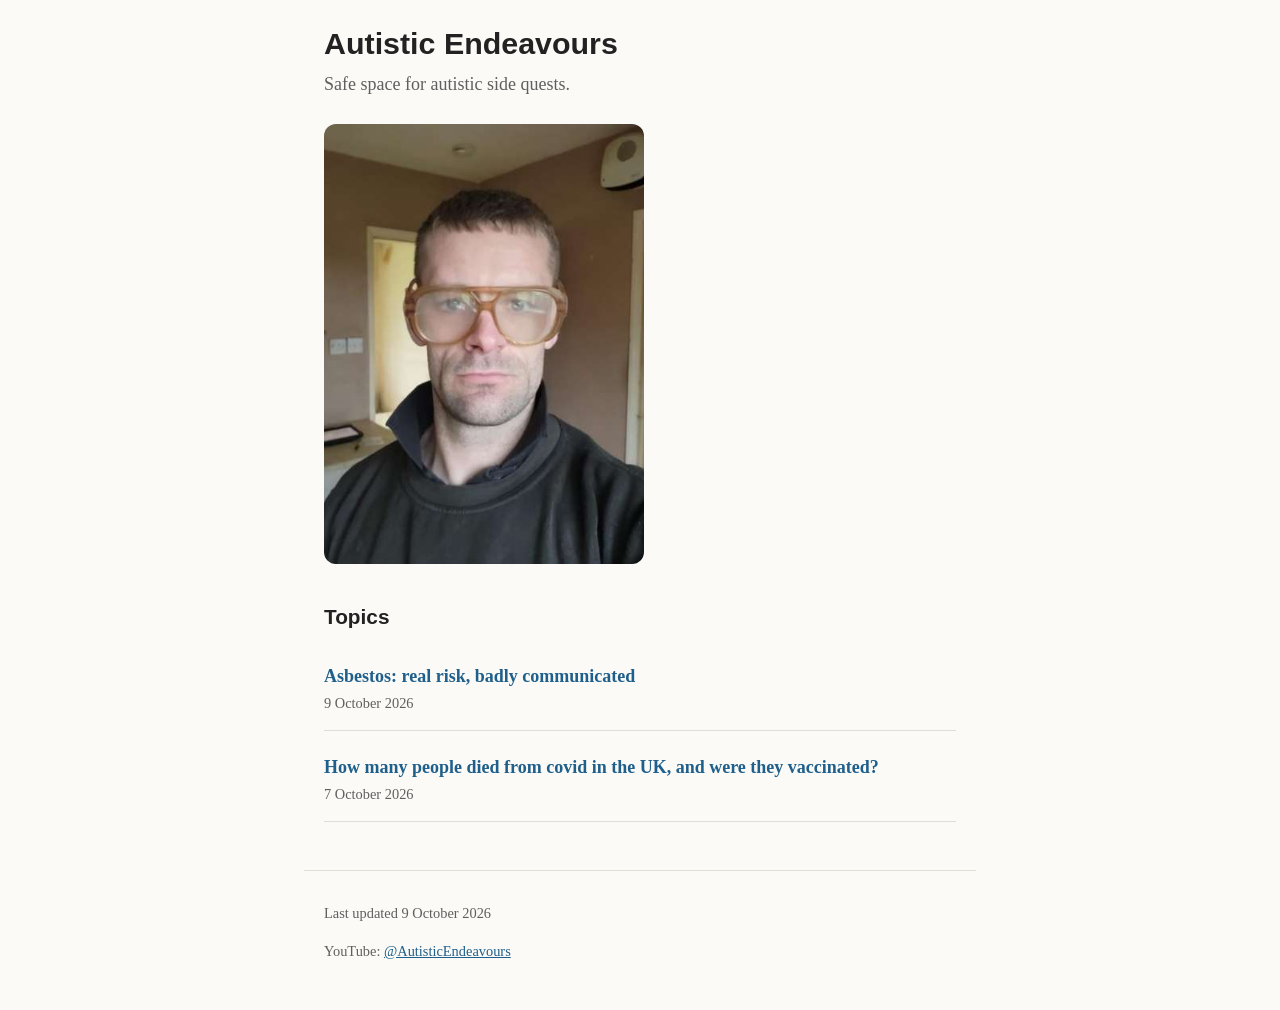
<file: index.html>
<!DOCTYPE html>
<html lang="en-GB">
<head>
  <meta charset="utf-8">
  <meta name="viewport" content="width=device-width, initial-scale=1">
  <title>Autistic Endeavours</title><!-- SITE TITLE (1 of 2 on this page) -->
  <meta name="description" content="Safe space for autistic side quests.">
  <link rel="stylesheet" href="style.css">
</head>
<body>
  <main>
    <h1 class="site-title">Autistic Endeavours</h1><!-- SITE TITLE (2 of 2 on this page) -->
    <p class="intro">Safe space for autistic side quests.</p>

    <section class="about" aria-label="About">
      <figure class="about-photo">
        <img src="images/me-glasses.svg" alt="Matthew" width="400" height="550">
      </figure>
    </section>

    <h2>Topics</h2>
    <ul class="topics">
      <li>
        <a href="asbestos.html">Asbestos: real risk, badly communicated</a>
        <span class="date">9 October 2026</span>
      </li>
      <li>
        <a href="covid-deaths.html">How many people died from covid in the UK, and were they vaccinated?</a>
        <span class="date">7 October 2026</span>
      </li>
    </ul>
  </main>
  <footer>
    <p>Last updated 9 October 2026</p>
    <p class="main-site">YouTube: <a href="https://www.youtube.com/@autisticendeavours">@AutisticEndeavours</a></p>
  </footer>
</body>
</html>
</file>
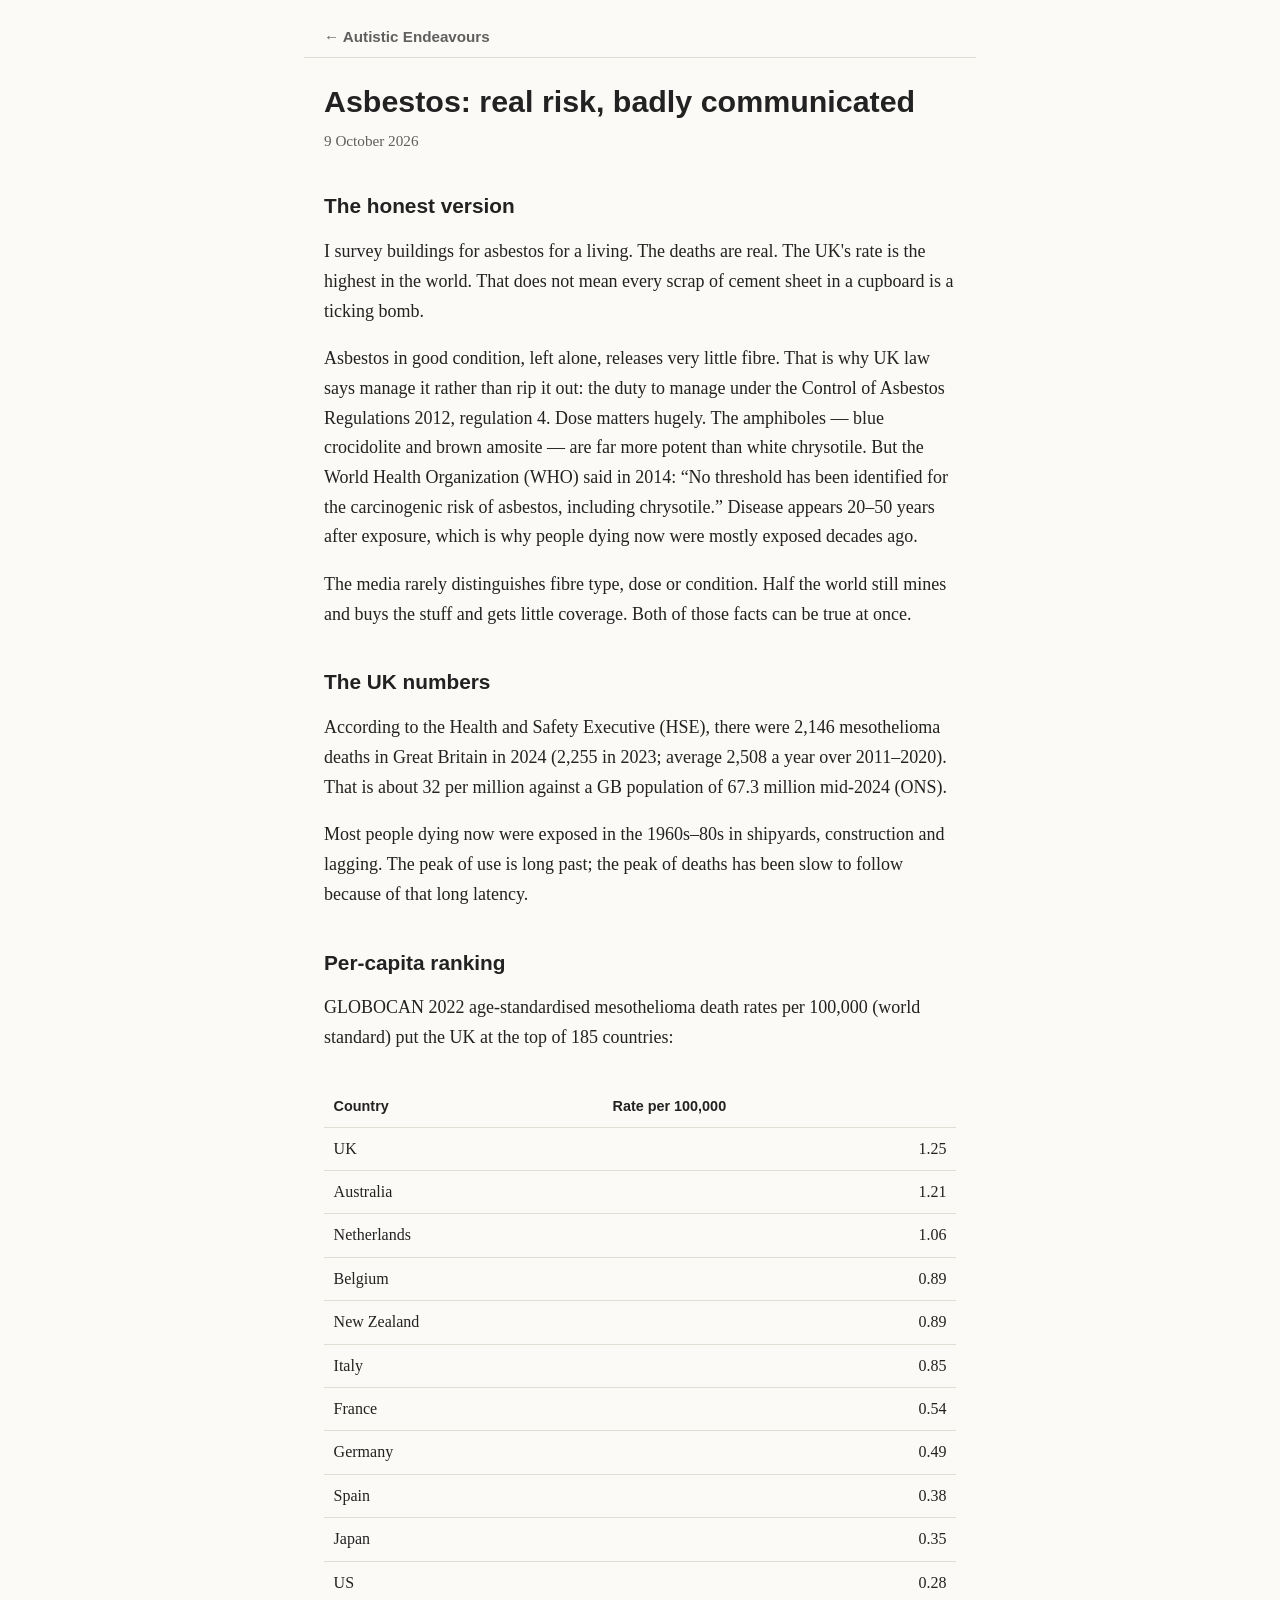
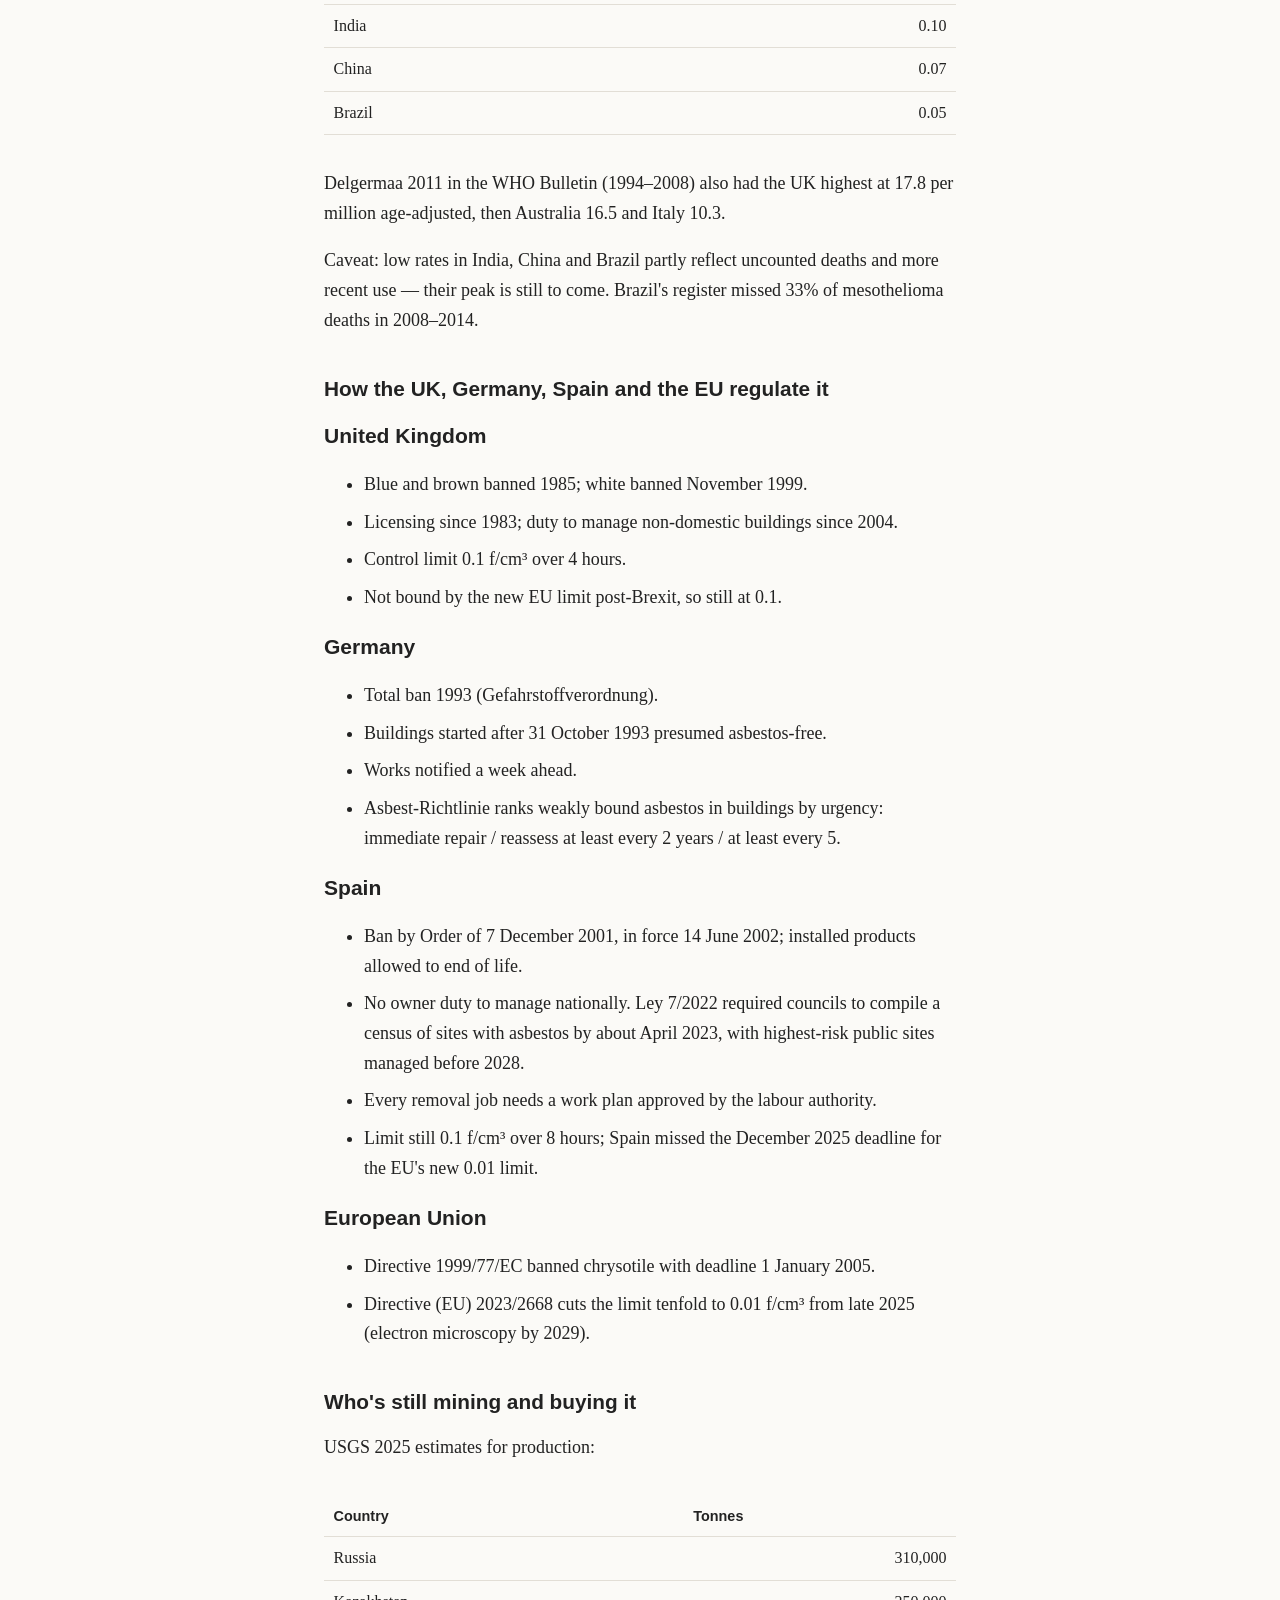
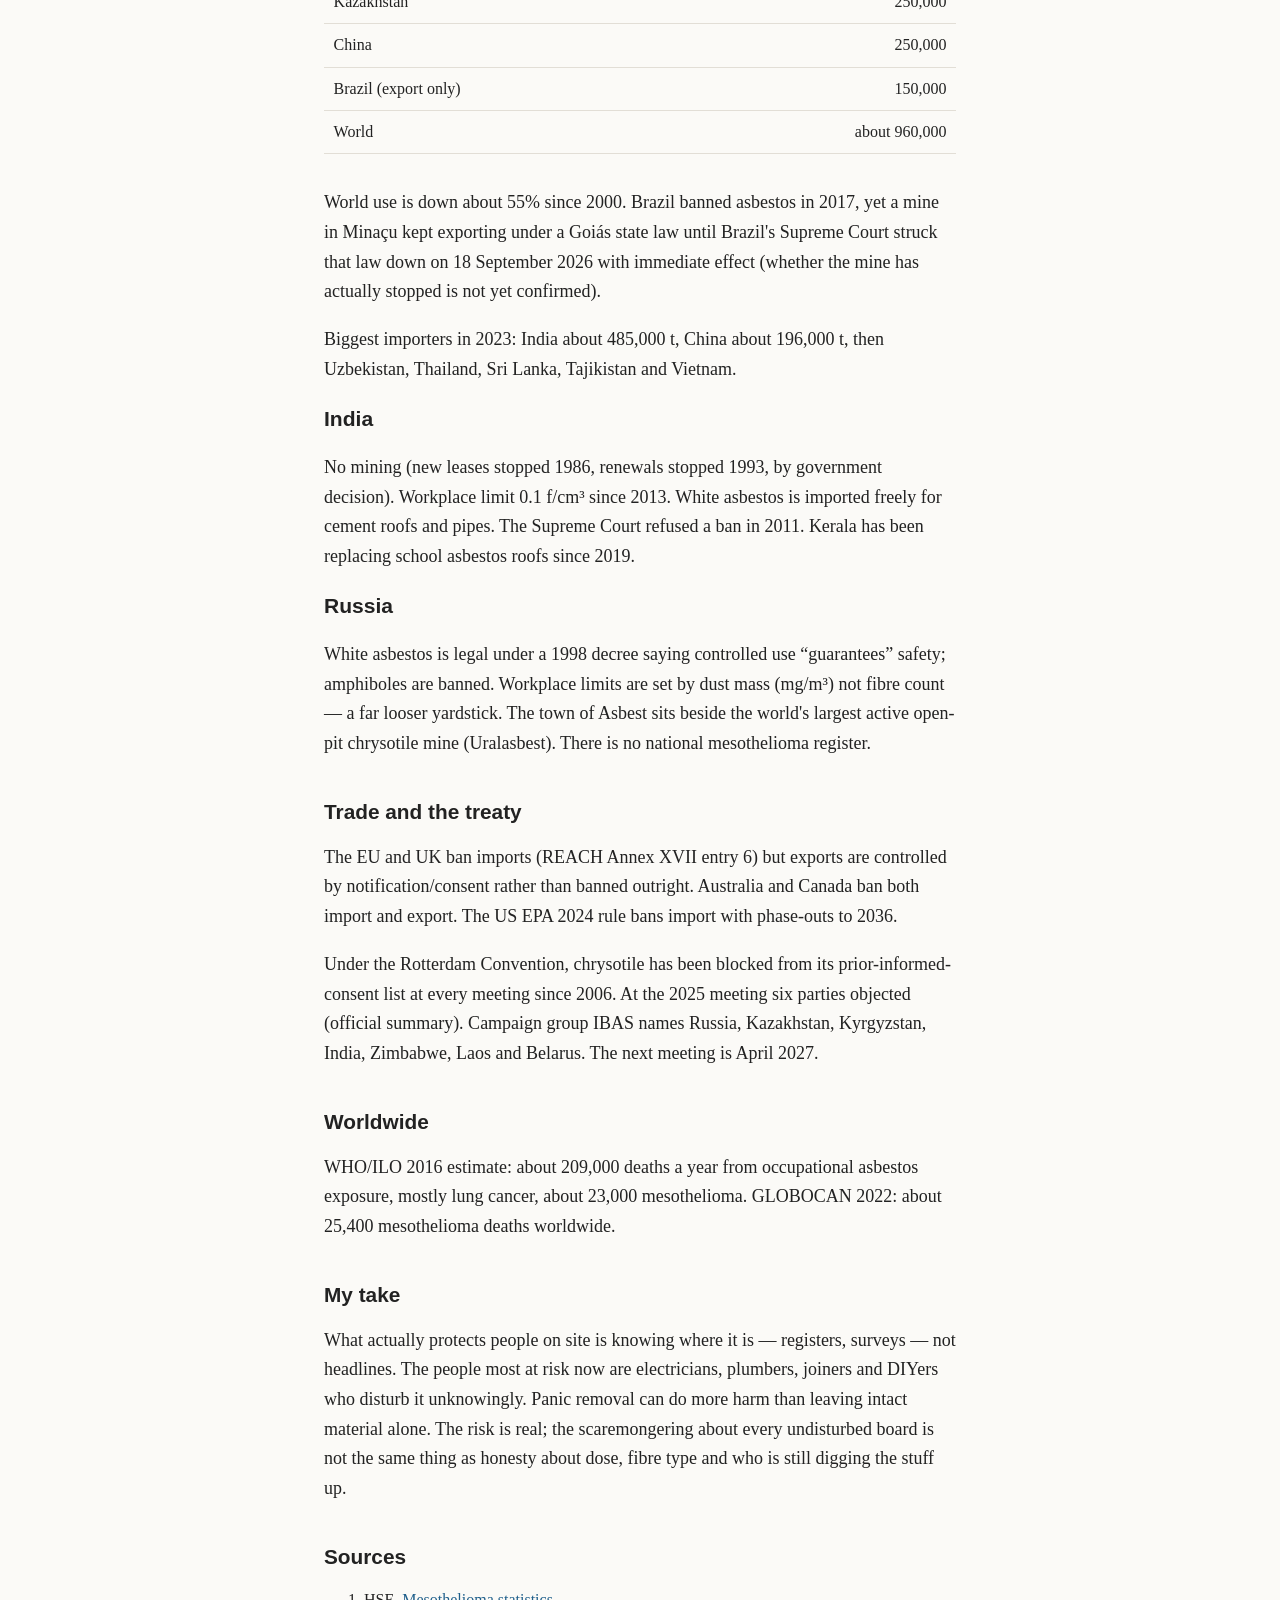
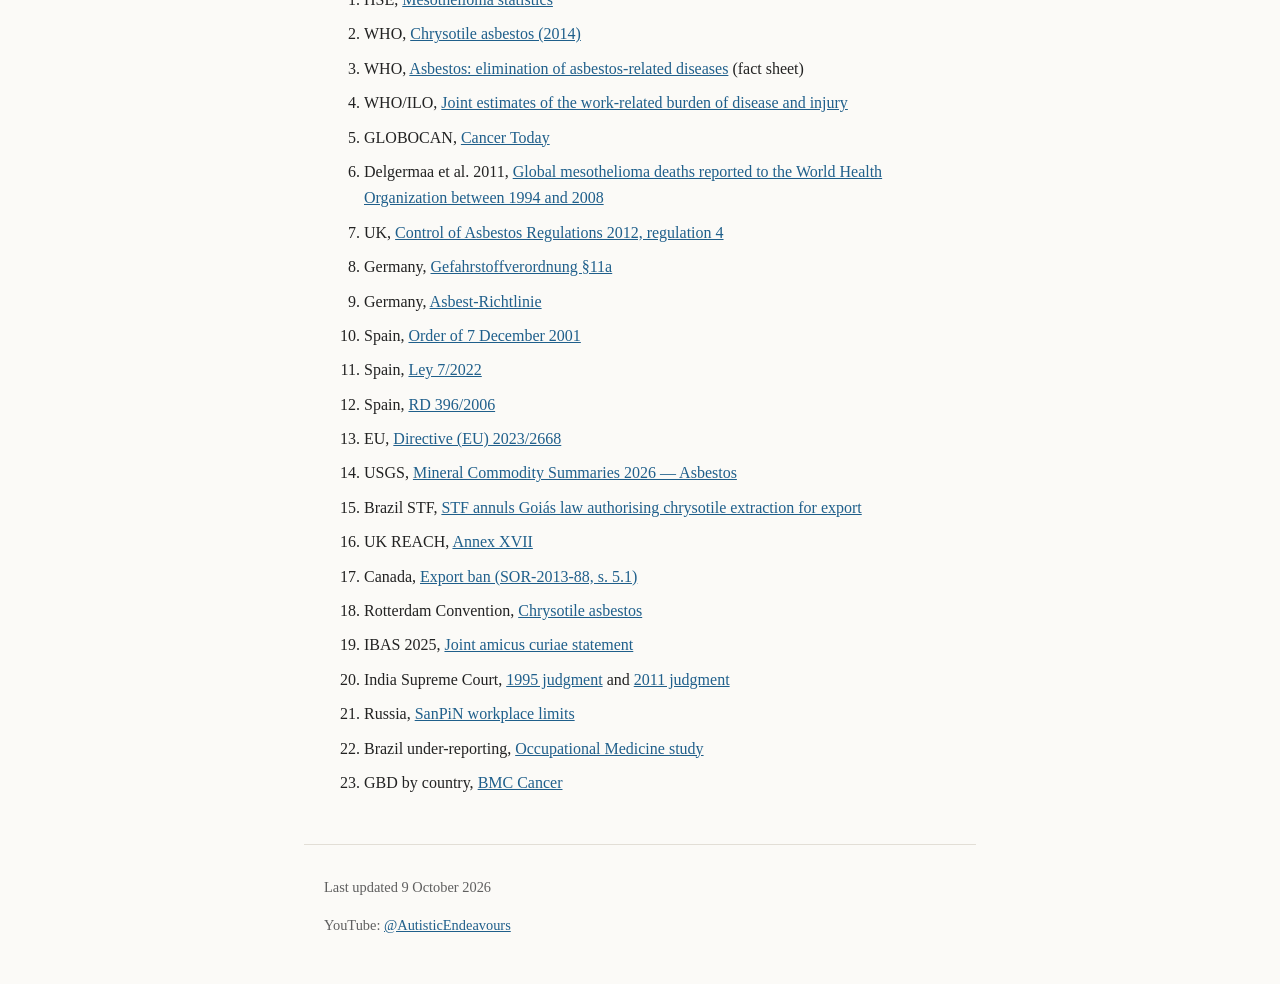
<file: asbestos.html>
<!DOCTYPE html>
<html lang="en-GB">
<head>
  <meta charset="utf-8">
  <meta name="viewport" content="width=device-width, initial-scale=1">
  <title>Asbestos: real risk, badly communicated</title>
  <meta name="description" content="An asbestos surveyor's take on UK mesothelioma deaths, fibre type and dose, how the UK and EU regulate asbestos, and who still mines and buys it.">
  <link rel="stylesheet" href="style.css">
</head>
<body>
  <header class="site">
    <!-- SITE TITLE (only place on this page) --><a href="index.html">&larr; <span class="site-title">Autistic Endeavours</span></a>
  </header>
  <main>
    <h1>Asbestos: real risk, badly communicated</h1>
    <p class="meta">9 October 2026</p>

    <h2>The honest version</h2>
    <p>I survey buildings for asbestos for a living. The deaths are real. The UK's rate is the highest in the world. That does not mean every scrap of cement sheet in a cupboard is a ticking bomb.</p>
    <p>Asbestos in good condition, left alone, releases very little fibre. That is why UK law says manage it rather than rip it out: the duty to manage under the Control of Asbestos Regulations 2012, regulation 4. Dose matters hugely. The amphiboles — blue crocidolite and brown amosite — are far more potent than white chrysotile. But the World Health Organization (WHO) said in 2014: &ldquo;No threshold has been identified for the carcinogenic risk of asbestos, including chrysotile.&rdquo; Disease appears 20–50 years after exposure, which is why people dying now were mostly exposed decades ago.</p>
    <p>The media rarely distinguishes fibre type, dose or condition. Half the world still mines and buys the stuff and gets little coverage. Both of those facts can be true at once.</p>

    <h2>The UK numbers</h2>
    <p>According to the Health and Safety Executive (HSE), there were 2,146 mesothelioma deaths in Great Britain in 2024 (2,255 in 2023; average 2,508 a year over 2011–2020). That is about 32 per million against a GB population of 67.3 million mid-2024 (ONS).</p>
    <p>Most people dying now were exposed in the 1960s–80s in shipyards, construction and lagging. The peak of use is long past; the peak of deaths has been slow to follow because of that long latency.</p>

    <h2>Per-capita ranking</h2>
    <p>GLOBOCAN 2022 age-standardised mesothelioma death rates per 100,000 (world standard) put the UK at the top of 185 countries:</p>
    <div class="table-wrap">
      <table>
        <thead>
          <tr><th>Country</th><th class="num">Rate per 100,000</th></tr>
        </thead>
        <tbody>
          <tr><td>UK</td><td class="num">1.25</td></tr>
          <tr><td>Australia</td><td class="num">1.21</td></tr>
          <tr><td>Netherlands</td><td class="num">1.06</td></tr>
          <tr><td>Belgium</td><td class="num">0.89</td></tr>
          <tr><td>New Zealand</td><td class="num">0.89</td></tr>
          <tr><td>Italy</td><td class="num">0.85</td></tr>
          <tr><td>France</td><td class="num">0.54</td></tr>
          <tr><td>Germany</td><td class="num">0.49</td></tr>
          <tr><td>Spain</td><td class="num">0.38</td></tr>
          <tr><td>Japan</td><td class="num">0.35</td></tr>
          <tr><td>US</td><td class="num">0.28</td></tr>
          <tr><td>India</td><td class="num">0.10</td></tr>
          <tr><td>China</td><td class="num">0.07</td></tr>
          <tr><td>Brazil</td><td class="num">0.05</td></tr>
        </tbody>
      </table>
    </div>
    <p>Delgermaa 2011 in the WHO Bulletin (1994–2008) also had the UK highest at 17.8 per million age-adjusted, then Australia 16.5 and Italy 10.3.</p>
    <p>Caveat: low rates in India, China and Brazil partly reflect uncounted deaths and more recent use — their peak is still to come. Brazil's register missed 33% of mesothelioma deaths in 2008–2014.</p>

    <h2>How the UK, Germany, Spain and the EU regulate it</h2>
    <h3>United Kingdom</h3>
    <ul>
      <li>Blue and brown banned 1985; white banned November 1999.</li>
      <li>Licensing since 1983; duty to manage non-domestic buildings since 2004.</li>
      <li>Control limit 0.1 f/cm&sup3; over 4 hours.</li>
      <li>Not bound by the new EU limit post-Brexit, so still at 0.1.</li>
    </ul>
    <h3>Germany</h3>
    <ul>
      <li>Total ban 1993 (Gefahrstoffverordnung).</li>
      <li>Buildings started after 31 October 1993 presumed asbestos-free.</li>
      <li>Works notified a week ahead.</li>
      <li>Asbest-Richtlinie ranks weakly bound asbestos in buildings by urgency: immediate repair / reassess at least every 2 years / at least every 5.</li>
    </ul>
    <h3>Spain</h3>
    <ul>
      <li>Ban by Order of 7 December 2001, in force 14 June 2002; installed products allowed to end of life.</li>
      <li>No owner duty to manage nationally. Ley 7/2022 required councils to compile a census of sites with asbestos by about April 2023, with highest-risk public sites managed before 2028.</li>
      <li>Every removal job needs a work plan approved by the labour authority.</li>
      <li>Limit still 0.1 f/cm&sup3; over 8 hours; Spain missed the December 2025 deadline for the EU's new 0.01 limit.</li>
    </ul>
    <h3>European Union</h3>
    <ul>
      <li>Directive 1999/77/EC banned chrysotile with deadline 1 January 2005.</li>
      <li>Directive (EU) 2023/2668 cuts the limit tenfold to 0.01 f/cm&sup3; from late 2025 (electron microscopy by 2029).</li>
    </ul>

    <h2>Who's still mining and buying it</h2>
    <p>USGS 2025 estimates for production:</p>
    <div class="table-wrap">
      <table>
        <thead>
          <tr><th>Country</th><th class="num">Tonnes</th></tr>
        </thead>
        <tbody>
          <tr><td>Russia</td><td class="num">310,000</td></tr>
          <tr><td>Kazakhstan</td><td class="num">250,000</td></tr>
          <tr><td>China</td><td class="num">250,000</td></tr>
          <tr><td>Brazil (export only)</td><td class="num">150,000</td></tr>
          <tr><td>World</td><td class="num">about 960,000</td></tr>
        </tbody>
      </table>
    </div>
    <p>World use is down about 55% since 2000. Brazil banned asbestos in 2017, yet a mine in Mina&ccedil;u kept exporting under a Goi&aacute;s state law until Brazil's Supreme Court struck that law down on 18 September 2026 with immediate effect (whether the mine has actually stopped is not yet confirmed).</p>
    <p>Biggest importers in 2023: India about 485,000 t, China about 196,000 t, then Uzbekistan, Thailand, Sri Lanka, Tajikistan and Vietnam.</p>
    <h3>India</h3>
    <p>No mining (new leases stopped 1986, renewals stopped 1993, by government decision). Workplace limit 0.1 f/cm&sup3; since 2013. White asbestos is imported freely for cement roofs and pipes. The Supreme Court refused a ban in 2011. Kerala has been replacing school asbestos roofs since 2019.</p>
    <h3>Russia</h3>
    <p>White asbestos is legal under a 1998 decree saying controlled use &ldquo;guarantees&rdquo; safety; amphiboles are banned. Workplace limits are set by dust mass (mg/m&sup3;) not fibre count — a far looser yardstick. The town of Asbest sits beside the world's largest active open-pit chrysotile mine (Uralasbest). There is no national mesothelioma register.</p>

    <h2>Trade and the treaty</h2>
    <p>The EU and UK ban imports (REACH Annex XVII entry 6) but exports are controlled by notification/consent rather than banned outright. Australia and Canada ban both import and export. The US EPA 2024 rule bans import with phase-outs to 2036.</p>
    <p>Under the Rotterdam Convention, chrysotile has been blocked from its prior-informed-consent list at every meeting since 2006. At the 2025 meeting six parties objected (official summary). Campaign group IBAS names Russia, Kazakhstan, Kyrgyzstan, India, Zimbabwe, Laos and Belarus. The next meeting is April 2027.</p>

    <h2>Worldwide</h2>
    <p>WHO/ILO 2016 estimate: about 209,000 deaths a year from occupational asbestos exposure, mostly lung cancer, about 23,000 mesothelioma. GLOBOCAN 2022: about 25,400 mesothelioma deaths worldwide.</p>

    <h2>My take</h2>
    <p>What actually protects people on site is knowing where it is — registers, surveys — not headlines. The people most at risk now are electricians, plumbers, joiners and DIYers who disturb it unknowingly. Panic removal can do more harm than leaving intact material alone. The risk is real; the scaremongering about every undisturbed board is not the same thing as honesty about dose, fibre type and who is still digging the stuff up.</p>

    <h2>Sources</h2>
    <ol class="sources">
      <li>HSE, <a href="https://www.hse.gov.uk/statistics/assets/docs/mesothelioma.pdf">Mesothelioma statistics</a></li>
      <li>WHO, <a href="https://iris.who.int/server/api/core/bitstreams/44952d75-9029-4609-b356-826adfb01f23/content">Chrysotile asbestos (2014)</a></li>
      <li>WHO, <a href="https://www.who.int/news-room/fact-sheets/detail/asbestos-elimination-of-asbestos-related-diseases">Asbestos: elimination of asbestos-related diseases</a> (fact sheet)</li>
      <li>WHO/ILO, <a href="https://www.ilo.org/sites/default/files/wcmsp5/groups/public/@ed_dialogue/@lab_admin/documents/publication/wcms_819788.pdf">Joint estimates of the work-related burden of disease and injury</a></li>
      <li>GLOBOCAN, <a href="https://gco.iarc.who.int/today">Cancer Today</a></li>
      <li>Delgermaa et al. 2011, <a href="https://pmc.ncbi.nlm.nih.gov/articles/PMC3209980/">Global mesothelioma deaths reported to the World Health Organization between 1994 and 2008</a></li>
      <li>UK, <a href="https://www.legislation.gov.uk/uksi/2012/632/regulation/4">Control of Asbestos Regulations 2012, regulation 4</a></li>
      <li>Germany, <a href="https://www.gesetze-im-internet.de/gefstoffv_2010/__11a.html">Gefahrstoffverordnung &sect;11a</a></li>
      <li>Germany, <a href="https://izw.baw.de/publikationen/tr-w/1/Anhang_16_MVV_TB.pdf">Asbest-Richtlinie</a></li>
      <li>Spain, <a href="https://www.boe.es/eli/es/o/2001/12/07/(1)">Order of 7 December 2001</a></li>
      <li>Spain, <a href="https://www.boe.es/buscar/act.php?id=BOE-A-2022-5809">Ley 7/2022</a></li>
      <li>Spain, <a href="https://www.boe.es/eli/es/rd/2006/03/31/396/con">RD 396/2006</a></li>
      <li>EU, <a href="https://eur-lex.europa.eu/legal-content/EN/TXT/?uri=OJ%3AL_202302668">Directive (EU) 2023/2668</a></li>
      <li>USGS, <a href="https://pubs.usgs.gov/periodicals/mcs2026/mcs2026-asbestos.pdf">Mineral Commodity Summaries 2026 — Asbestos</a></li>
      <li>Brazil STF, <a href="https://noticias.stf.jus.br/postsnoticias/stf-anula-lei-de-goias-que-autorizava-extracao-de-amianto-crisotila-para-exportacao/">STF annuls Goi&aacute;s law authorising chrysotile extraction for export</a></li>
      <li>UK REACH, <a href="https://www.legislation.gov.uk/eur/2006/1907/annex/XVII">Annex XVII</a></li>
      <li>Canada, <a href="https://laws-lois.justice.gc.ca/eng/regulations/SOR-2013-88/section-5.1.html">Export ban (SOR-2013-88, s. 5.1)</a></li>
      <li>Rotterdam Convention, <a href="https://www.pic.int/theconvention/chemicals/recommendedtocop/chrysotileasbestos/tabid/1186/language/en-us/default.aspx">Chrysotile asbestos</a></li>
      <li>IBAS 2025, <a href="https://ibasecretariat.org/joint-amicis-curiae-statement-sept-9-2025.pdf">Joint amicus curiae statement</a></li>
      <li>India Supreme Court, <a href="https://api.sci.gov.in/jonew/judis/10927.pdf">1995 judgment</a> and <a href="https://api.sci.gov.in/jonew/judis/37413.pdf">2011 judgment</a></li>
      <li>Russia, <a href="https://sudact.ru/law/postanovlenie-glavnogo-gosudarstvennogo-sanitarnogo-vracha-rf-ot_1430/sanpin-1.2.3685-21/ii/tablitsa-2.1/">SanPiN workplace limits</a></li>
      <li>Brazil under-reporting, <a href="https://doi.org/10.1093/occmed/kqab073">Occupational Medicine study</a></li>
      <li>GBD by country, <a href="https://doi.org/10.1186/s12885-025-14590-2">BMC Cancer</a></li>
    </ol>
  </main>
  <footer>
    <p>Last updated 9 October 2026</p>
    <p class="main-site">YouTube: <a href="https://www.youtube.com/@autisticendeavours">@AutisticEndeavours</a></p>
  </footer>
</body>
</html>
</file>
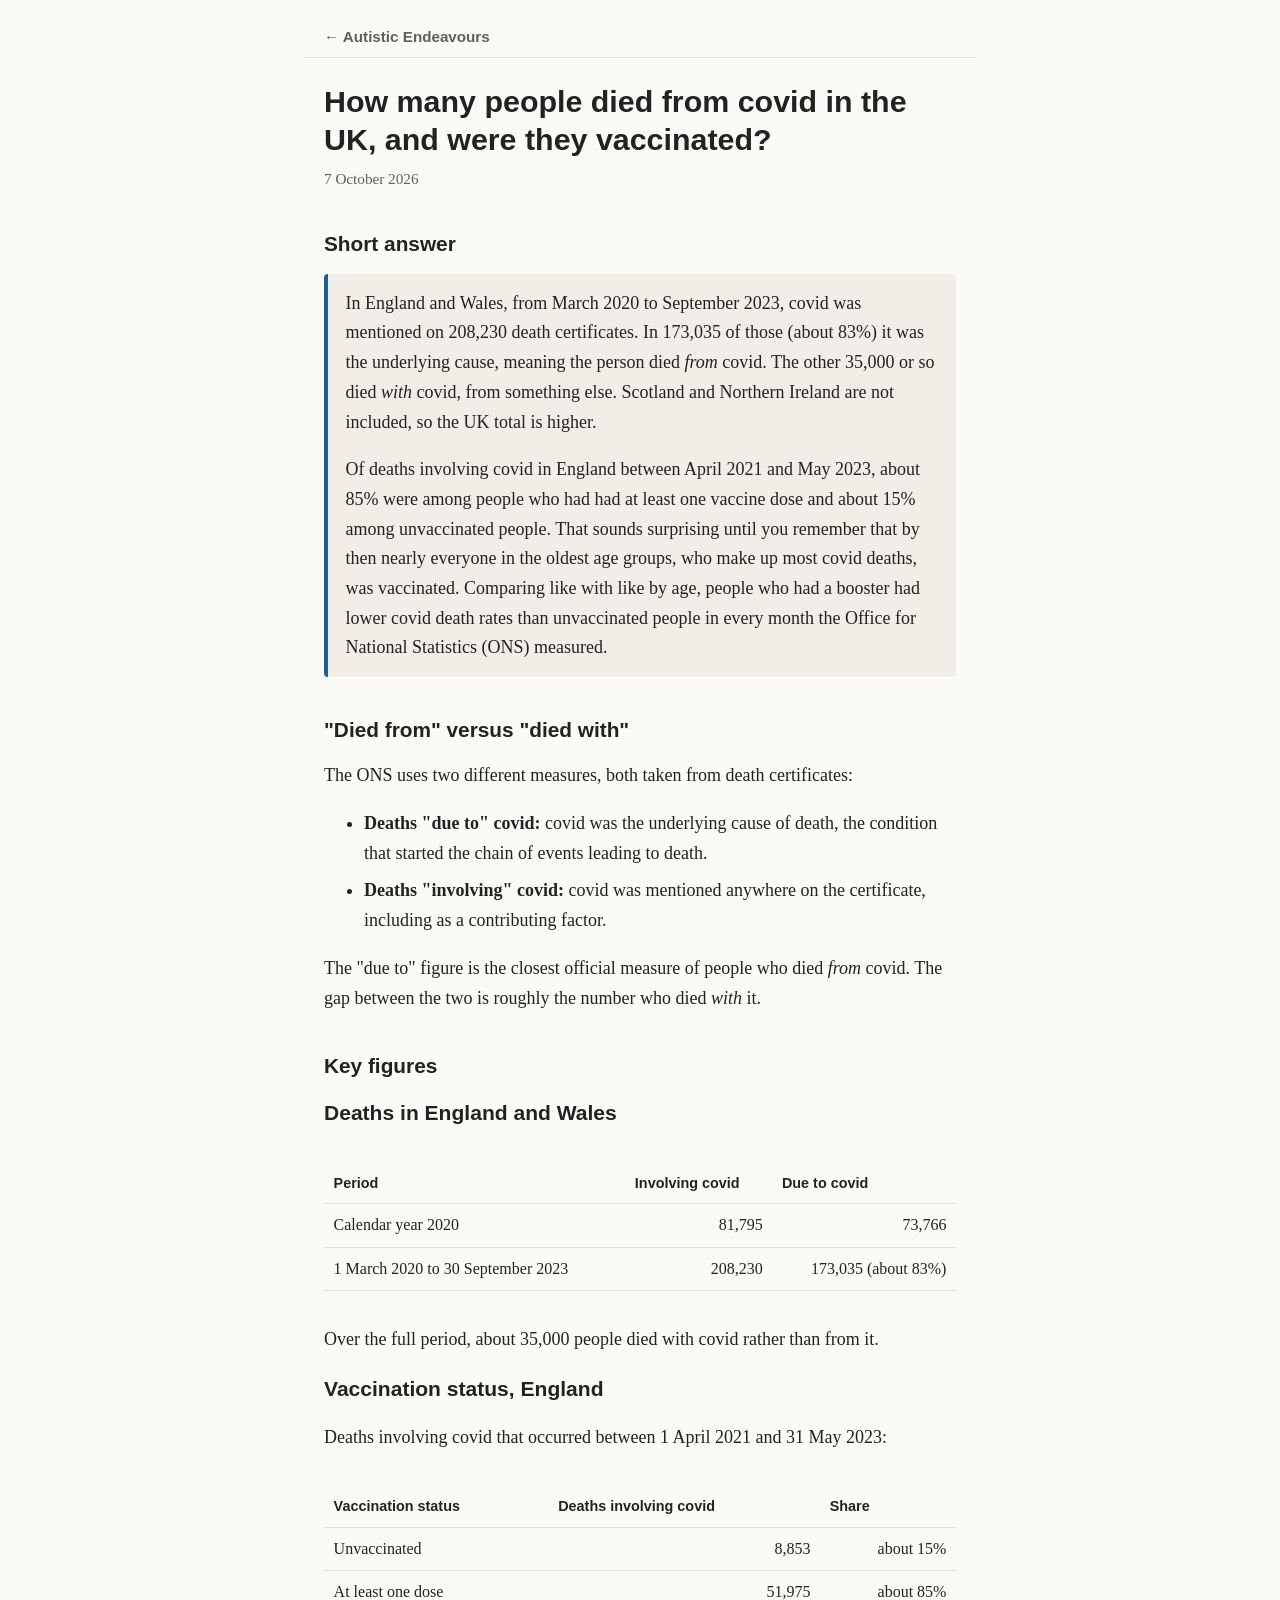
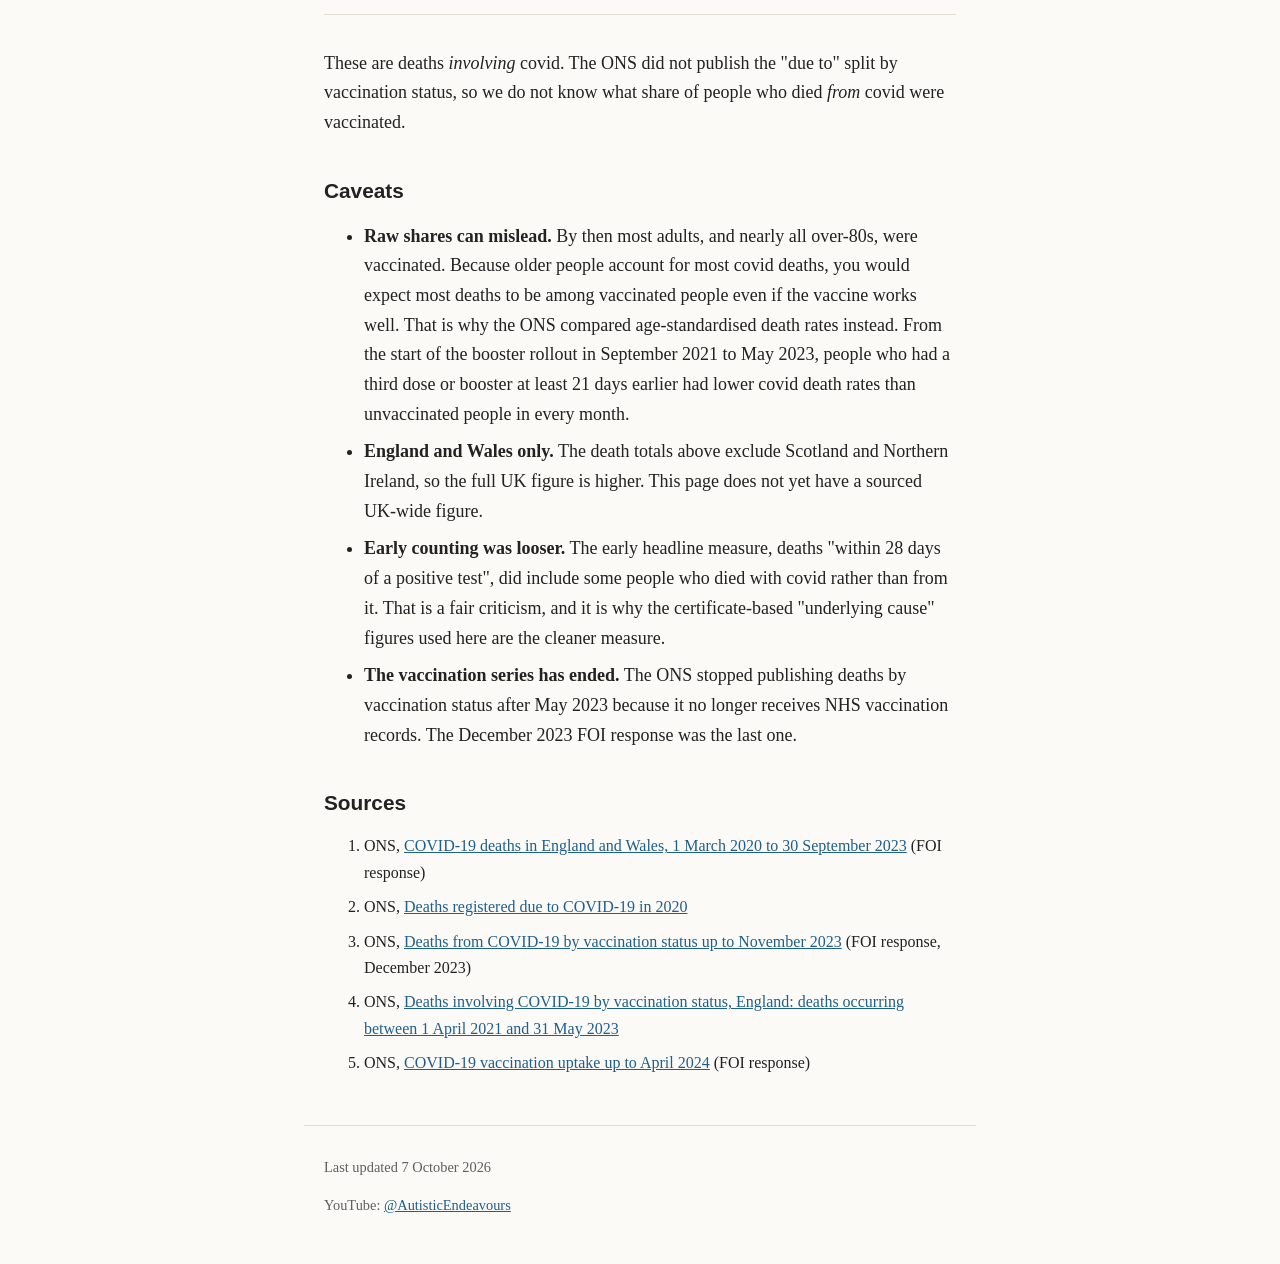
<file: covid-deaths.html>
<!DOCTYPE html>
<html lang="en-GB">
<head>
  <meta charset="utf-8">
  <meta name="viewport" content="width=device-width, initial-scale=1">
  <title>How many people died from covid in the UK, and were they vaccinated?</title>
  <meta name="description" content="Official ONS figures on covid deaths in England and Wales, the difference between dying from and with covid, and what is known about vaccination status.">
  <link rel="stylesheet" href="style.css">
</head>
<body>
  <header class="site">
    <!-- SITE TITLE (only place on this page) --><a href="index.html">&larr; <span class="site-title">Autistic Endeavours</span></a>
  </header>
  <main>
    <h1>How many people died from covid in the UK, and were they vaccinated?</h1>
    <p class="meta">7 October 2026</p>

    <h2>Short answer</h2>
    <div class="answer">
      <p>In England and Wales, from March 2020 to September 2023, covid was mentioned on 208,230 death certificates. In 173,035 of those (about 83%) it was the underlying cause, meaning the person died <em>from</em> covid. The other 35,000 or so died <em>with</em> covid, from something else. Scotland and Northern Ireland are not included, so the UK total is higher.</p>
      <p>Of deaths involving covid in England between April 2021 and May 2023, about 85% were among people who had had at least one vaccine dose and about 15% among unvaccinated people. That sounds surprising until you remember that by then nearly everyone in the oldest age groups, who make up most covid deaths, was vaccinated. Comparing like with like by age, people who had a booster had lower covid death rates than unvaccinated people in every month the Office for National Statistics (ONS) measured.</p>
    </div>

    <h2>"Died from" versus "died with"</h2>
    <p>The ONS uses two different measures, both taken from death certificates:</p>
    <ul>
      <li><strong>Deaths "due to" covid:</strong> covid was the underlying cause of death, the condition that started the chain of events leading to death.</li>
      <li><strong>Deaths "involving" covid:</strong> covid was mentioned anywhere on the certificate, including as a contributing factor.</li>
    </ul>
    <p>The "due to" figure is the closest official measure of people who died <em>from</em> covid. The gap between the two is roughly the number who died <em>with</em> it.</p>

    <h2>Key figures</h2>
    <h3>Deaths in England and Wales</h3>
    <div class="table-wrap">
      <table>
        <thead>
          <tr><th>Period</th><th class="num">Involving covid</th><th class="num">Due to covid</th></tr>
        </thead>
        <tbody>
          <tr><td>Calendar year 2020</td><td class="num">81,795</td><td class="num">73,766</td></tr>
          <tr><td>1 March 2020 to 30 September 2023</td><td class="num">208,230</td><td class="num">173,035 (about 83%)</td></tr>
        </tbody>
      </table>
    </div>
    <p>Over the full period, about 35,000 people died with covid rather than from it.</p>

    <h3>Vaccination status, England</h3>
    <p>Deaths involving covid that occurred between 1 April 2021 and 31 May 2023:</p>
    <div class="table-wrap">
      <table>
        <thead>
          <tr><th>Vaccination status</th><th class="num">Deaths involving covid</th><th class="num">Share</th></tr>
        </thead>
        <tbody>
          <tr><td>Unvaccinated</td><td class="num">8,853</td><td class="num">about 15%</td></tr>
          <tr><td>At least one dose</td><td class="num">51,975</td><td class="num">about 85%</td></tr>
        </tbody>
      </table>
    </div>
    <p>These are deaths <em>involving</em> covid. The ONS did not publish the "due to" split by vaccination status, so we do not know what share of people who died <em>from</em> covid were vaccinated.</p>

    <h2>Caveats</h2>
    <ul>
      <li><strong>Raw shares can mislead.</strong> By then most adults, and nearly all over-80s, were vaccinated. Because older people account for most covid deaths, you would expect most deaths to be among vaccinated people even if the vaccine works well. That is why the ONS compared age-standardised death rates instead. From the start of the booster rollout in September 2021 to May 2023, people who had a third dose or booster at least 21 days earlier had lower covid death rates than unvaccinated people in every month.</li>
      <li><strong>England and Wales only.</strong> The death totals above exclude Scotland and Northern Ireland, so the full UK figure is higher. This page does not yet have a sourced UK-wide figure.</li>
      <li><strong>Early counting was looser.</strong> The early headline measure, deaths "within 28 days of a positive test", did include some people who died with covid rather than from it. That is a fair criticism, and it is why the certificate-based "underlying cause" figures used here are the cleaner measure.</li>
      <li><strong>The vaccination series has ended.</strong> The ONS stopped publishing deaths by vaccination status after May 2023 because it no longer receives NHS vaccination records. The December 2023 FOI response was the last one.</li>
    </ul>

    <h2>Sources</h2>
    <ol class="sources">
      <li>ONS, <a href="https://www.ons.gov.uk/aboutus/transparencyandgovernance/freedomofinformationfoi/covid19deathsinenglandandwales1stmarch2020to30september2023">COVID-19 deaths in England and Wales, 1 March 2020 to 30 September 2023</a> (FOI response)</li>
      <li>ONS, <a href="https://ons.gov.uk/peoplepopulationandcommunity/birthsdeathsandmarriages/deaths/articles/deathsregisteredduetocovid19/2020">Deaths registered due to COVID-19 in 2020</a></li>
      <li>ONS, <a href="https://www.ons.gov.uk/aboutus/transparencyandgovernance/freedomofinformationfoi/deathsfromcovid19byvaccinationstatusuptonovember2023">Deaths from COVID-19 by vaccination status up to November 2023</a> (FOI response, December 2023)</li>
      <li>ONS, <a href="https://www.ons.gov.uk/peoplepopulationandcommunity/birthsdeathsandmarriages/deaths/bulletins/deathsinvolvingcovid19byvaccinationstatusengland/deathsoccurringbetween1april2021and31may2023">Deaths involving COVID-19 by vaccination status, England: deaths occurring between 1 April 2021 and 31 May 2023</a></li>
      <li>ONS, <a href="https://www.ons.gov.uk/aboutus/transparencyandgovernance/freedomofinformationfoi/covid19vaccinationuptakeuptoapril2024">COVID-19 vaccination uptake up to April 2024</a> (FOI response)</li>
    </ol>
  </main>
  <footer>
    <p>Last updated 7 October 2026</p>
    <p class="main-site">YouTube: <a href="https://www.youtube.com/@autisticendeavours">@AutisticEndeavours</a></p>
  </footer>
</body>
</html>
</file>
<file: style.css>
:root {
  --bg: #fbfaf7;
  --text: #222;
  --muted: #5f5f5f;
  --accent: #1f5f8b;
  --rule: #e2ded6;
  --box: #f1eee7;
}
* { box-sizing: border-box; }
html { -webkit-text-size-adjust: 100%; }
body {
  margin: 0;
  background: var(--bg);
  color: var(--text);
  font-family: Georgia, "Iowan Old Style", "Times New Roman", serif;
  font-size: 1.125rem;
  line-height: 1.65;
}
main, header.site, footer {
  max-width: 42rem;
  margin: 0 auto;
  padding: 0 1.25rem;
}
header.site {
  padding-top: 1.5rem;
  padding-bottom: 0.5rem;
  border-bottom: 1px solid var(--rule);
  font-family: -apple-system, BlinkMacSystemFont, "Segoe UI", Roboto, Helvetica, Arial, sans-serif;
  font-size: 0.95rem;
}
header.site a { color: var(--muted); text-decoration: none; font-weight: 600; }
header.site a:hover { color: var(--accent); }
h1, h2, h3 {
  font-family: -apple-system, BlinkMacSystemFont, "Segoe UI", Roboto, Helvetica, Arial, sans-serif;
  line-height: 1.25;
}
h1 { font-size: 1.9rem; margin: 1.5rem 0 0.5rem; }
h2 { font-size: 1.3rem; margin-top: 2.25rem; padding-top: 0.25rem; }
a { color: var(--accent); }
a:hover { text-decoration-thickness: 2px; }
.intro { color: var(--muted); margin-top: 0; }
.meta { color: var(--muted); font-size: 0.95rem; margin-top: 0; }
.answer {
  background: var(--box);
  border-left: 4px solid var(--accent);
  padding: 0.9rem 1.1rem;
  border-radius: 4px;
}
.answer p:first-child { margin-top: 0; }
.answer p:last-child { margin-bottom: 0; }
ul.topics { list-style: none; padding: 0; }
ul.topics li { padding: 0.9rem 0; border-bottom: 1px solid var(--rule); }
ul.topics a { font-weight: 600; text-decoration: none; }
ul.topics a:hover { text-decoration: underline; }
ul.topics .date { display: block; color: var(--muted); font-size: 0.9rem; }
.table-wrap { overflow-x: auto; }
table { border-collapse: collapse; width: 100%; font-size: 1rem; margin: 1rem 0; }
th, td { text-align: left; padding: 0.5rem 0.6rem; border-bottom: 1px solid var(--rule); vertical-align: top; }
th { font-family: -apple-system, BlinkMacSystemFont, "Segoe UI", Roboto, Helvetica, Arial, sans-serif; font-size: 0.9rem; }
td.num { text-align: right; white-space: nowrap; font-variant-numeric: tabular-nums; }
ol.sources li, ul li { margin-bottom: 0.5rem; }
ol.sources { word-break: break-word; font-size: 1rem; }
footer {
  margin-top: 3rem;
  padding-top: 1rem;
  padding-bottom: 2rem;
  border-top: 1px solid var(--rule);
  color: var(--muted);
  font-size: 0.9rem;
}
.about {
  display: flex;
  flex-wrap: wrap;
  gap: 1rem;
  margin: 1.5rem 0 0.5rem;
}
.about-photo {
  margin: 0;
  flex: 0 1 320px;
  max-width: 320px;
}
.about-photo img {
  display: block;
  width: 100%;
  height: auto;
  border-radius: 12px;
}
@media (max-width: 480px) {
  .about { flex-direction: column; }
  .about-photo { flex: none; width: 100%; }
  body { font-size: 1.05rem; }
  h1 { font-size: 1.55rem; }
}
</file>
